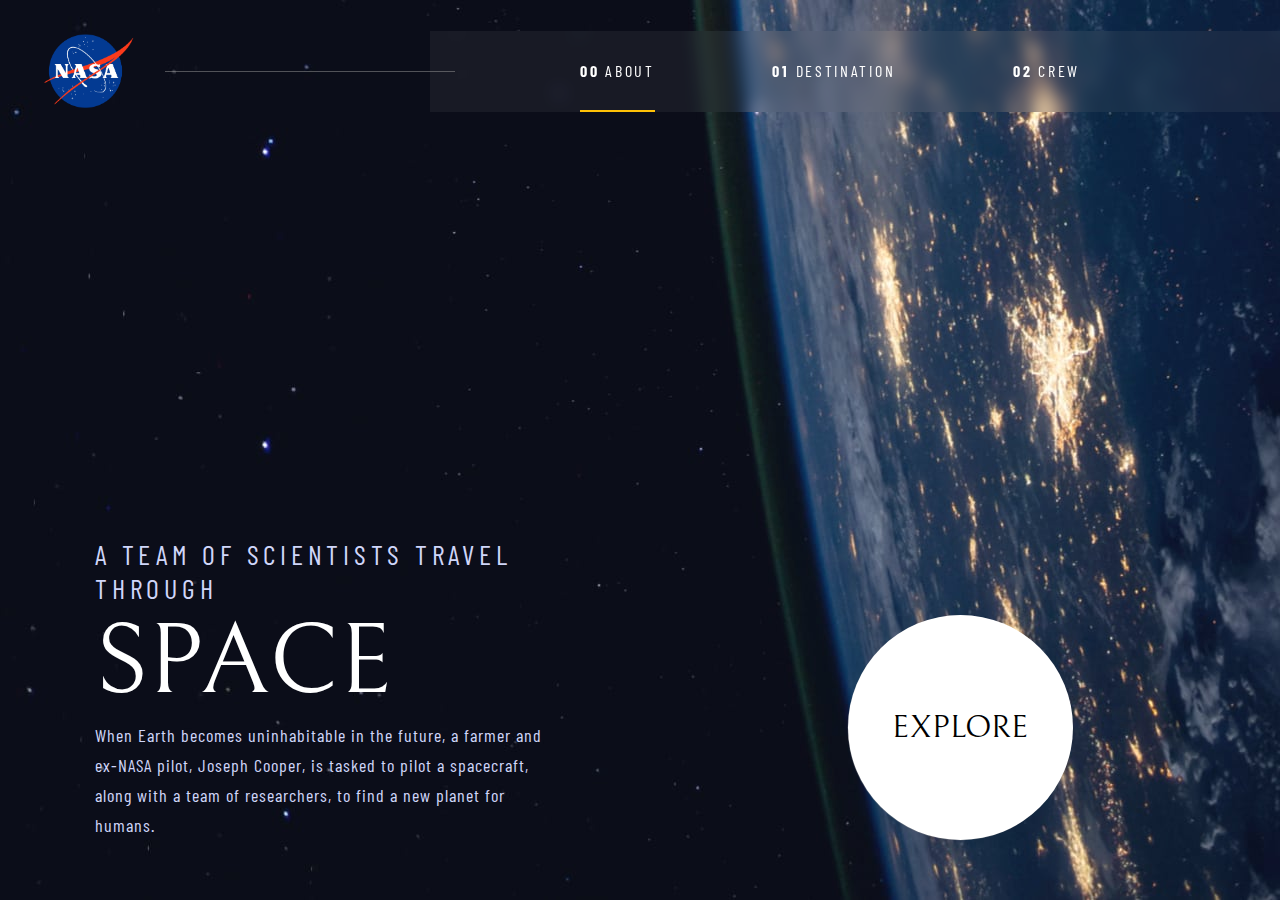
<file: index.html>
<!DOCTYPE html>
<html lang="en">

<head>
    <meta charset="UTF-8">
    <meta http-equiv="X-UA-Compatible" content="IE=edge">
    <meta name="viewport" content="width=device-width, initial-scale=1.0">
    <link rel="icon" type="image/png" sizes="32x32" href="images/planet-with-a-ring.png">
    <link rel="preconnect" href="https://fonts.googleapis.com">
    <link rel="preconnect" href="https://fonts.gstatic.com" crossorigin>
    <link href="https://fonts.googleapis.com/css2?family=Barlow+Condensed&family=Bellefair&display=swap"
        rel="stylesheet">
    <link rel="stylesheet" type="text/css" href="css/styles.css">
    <link rel="stylesheet" type="text/css" href="./css/home.css">
    <title>Interstellar</title>
</head>

<body>
    <header>
        <a href="index.html">
            <img src="images/NASA_logo.svg.png" id="logo" style="width:100px;">
        </a>
        <div id="hr"></div>
        <nav id="navbar-main">
            <ul>
                <li>
                    <a href="index.html" class="nav-text active">
                        <span>00</span> ABOUT
                    </a>
                </li>
                <li>
                    <a href="./destination.html" class="nav-text">
                        <span>01</span> DESTINATION
                    </a>
                </li>
                <li>
                    <a href="./crew.html" class="nav-text">
                        <span>02</span> CREW
                    </a>
                </li>
            </ul>
        </nav>
        <button id="nav-toggle">
            <img src="images/icon-hamburger.svg">
        </button>
    </header>
    <main>
        <section class="grid-cell">
            <h5 class="heading-5">A TEAM OF SCIENTISTS TRAVEL THROUGH</h5>
            <h1 class="heading-1">SPACE</h1>
            <p class="body-text">
                When Earth becomes uninhabitable in the future, a farmer and ex-NASA pilot, Joseph Cooper, is tasked to
                pilot a spacecraft, along with a team of researchers, to find a new planet for humans.
            </p>
        </section>
        <button id="explore-btn">
            <a href="./destination.html">
                <h4 class="heading-4">EXPLORE</h4>
            </a>
        </button>
    </main>
    <script type="module" src="./js/home.js"></script>
</body>

</html>
</file>
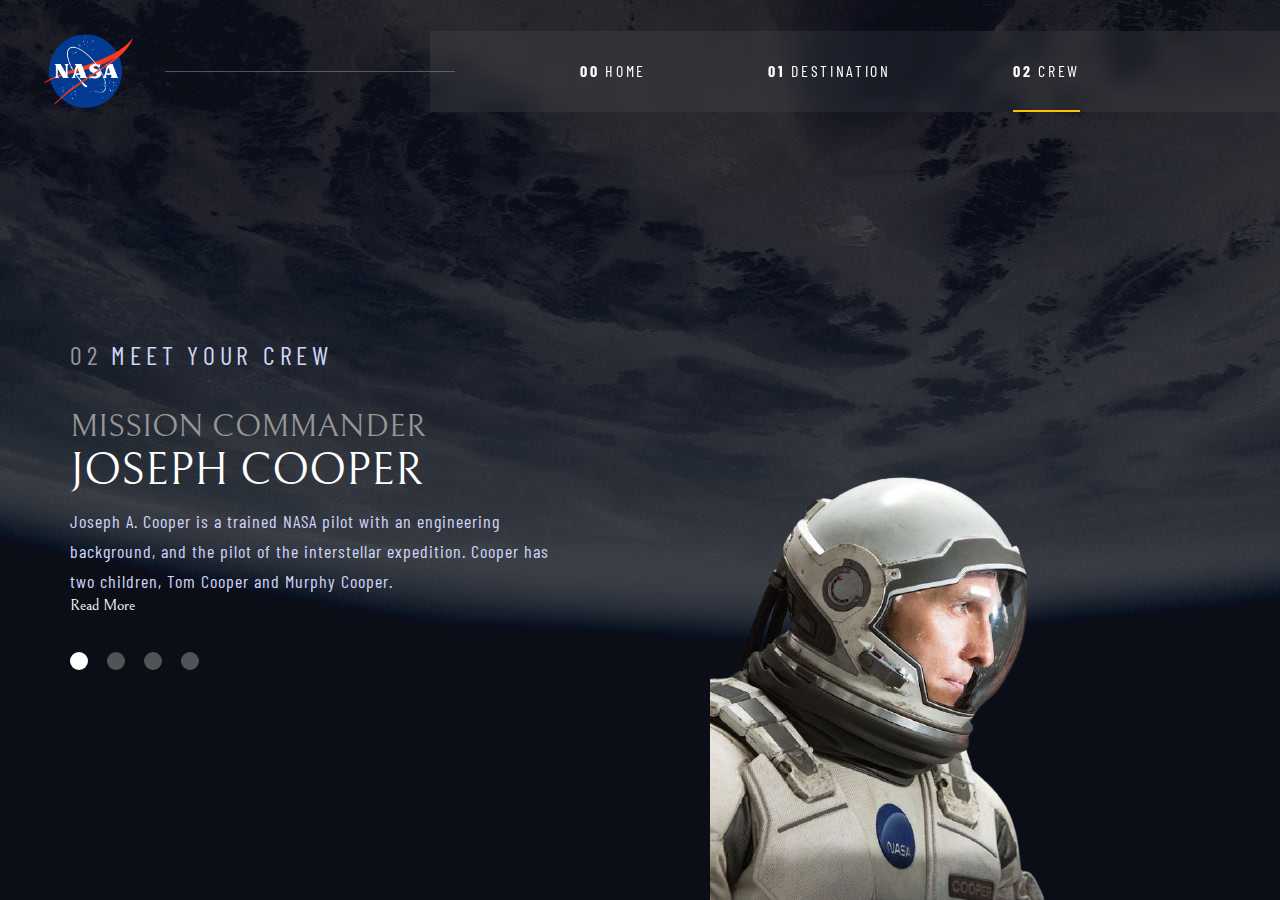
<file: crew.html>
<!DOCTYPE html>
<html lang="en">

<head>
   <meta charset="UTF-8">
   <meta http-equiv="X-UA-Compatible" content="IE=edge">
   <meta name="viewport" content="width=device-width, initial-scale=1.0">
   <link rel="icon" type="image/png" sizes="32x32" href="images/planet-with-a-ring.png">
   <link rel="preconnect" href="https://fonts.googleapis.com">
   <link rel="preconnect" href="https://fonts.gstatic.com" crossorigin>
   <link href="https://fonts.googleapis.com/css2?family=Barlow+Condensed&family=Bellefair&display=swap"
      rel="stylesheet">
   <link rel="stylesheet" href="css/styles.css">
   <link rel="stylesheet" type="text/css" href="css/crew.css">
   <title>Interstellar</title>
</head>

<body>
   <header>
      <a href="./index.html">
         <img src="images/NASA_logo.svg.png" id="logo" style="width:100px;">
      </a>
      <div id="hr"></div>
      <nav id="navbar-main">
         <ul>
            <li>
               <a href="./index.html" class="nav-text">
                  <span>00</span> HOME
               </a>
            </li>
            <li>
               <a href="./destination.html" class="nav-text">
                  <span>01</span> DESTINATION
               </a>
            </li>
            <li>
               <a href="./crew.html" class="nav-text active">
                  <span>02</span> CREW
               </a>
            </li>
         </ul>
      </nav>
      <button id="nav-toggle">
         <img src="images/icon-hamburger.svg">
      </button>
   </header>
   <main>
      <div class="grid-cell">
         <h5 class="heading-5">
            <span>02</span> MEET YOUR CREW
         </h5>
         <div>
            <h4 class="heading-4">MISSION COMMANDER</h4>
            <h3 class="heading-3">JOSEPH COOPER</h3>
            <p class="body-text">
               Joseph A. Cooper is a trained NASA pilot with an engineering background, and the pilot of the
               interstellar expedition. Cooper has two children, Tom Cooper and Murphy Cooper.
            </p>
            <a href="https://interstellarfilm.fandom.com/wiki/">Read More</a>
         </div>
         <nav>
            <ul id="crew-nav-btns">
               <li>
                  <button class="crew-nav-btn active"></button>
               </li>
               <li>
                  <button class="crew-nav-btn"></button>
               </li>
               <li>
                  <button class="crew-nav-btn"></button>
               </li>
               <li>
                  <button class="crew-nav-btn"></button>
               </li>
            </ul>
         </nav>
      </div>
      <img src="images/cooper-removebg-preview.png" id="crew-img">
   </main>
   <script type="module" src="./js/crew.js"></script>
</body>

</html>
</file>
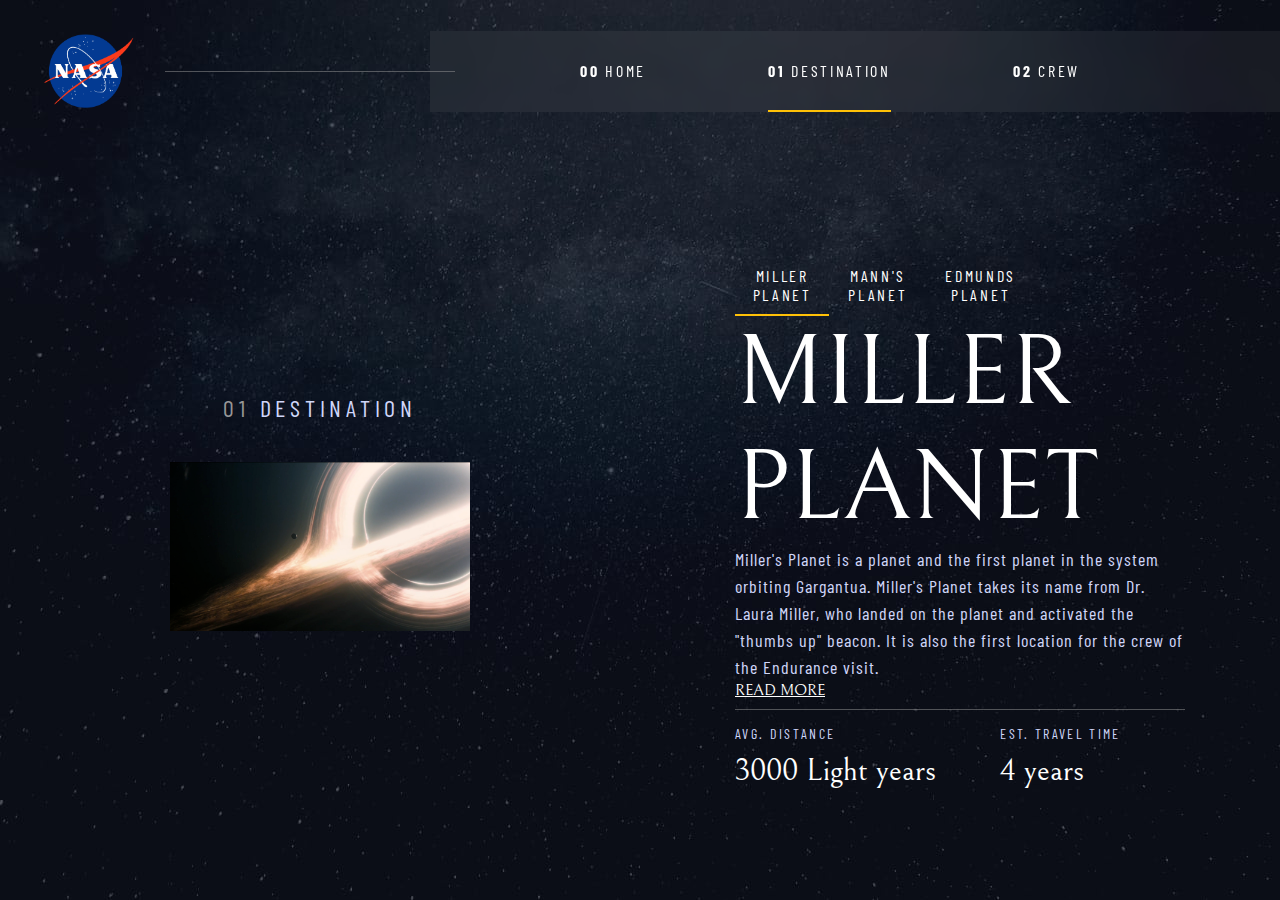
<file: destination.html>
<!DOCTYPE html>
<html lang="en">

<head>
   <meta charset="UTF-8">
   <meta http-equiv="X-UA-Compatible" content="IE=edge">
   <meta name="viewport" content="width=device-width, initial-scale=1.0">
   <link rel="icon" type="image/png" sizes="32x32" href="images/planet-with-a-ring.png">
   <link rel="preconnect" href="https://fonts.googleapis.com">
   <link rel="preconnect" href="https://fonts.gstatic.com" crossorigin>
   <link href="https://fonts.googleapis.com/css2?family=Barlow+Condensed&family=Bellefair&display=swap"
      rel="stylesheet">
   <link rel="stylesheet" type="text/css" href="css/styles.css">
   <link rel="stylesheet" type="text/css" href="css/destination.css">
   <title>Interstellar</title>
</head>

<body>
   <header>
      <a href="./index.html">
         <img src="./images/NASA_logo.svg.png" id="logo" style="width:100px;">
      </a>
      <div id="hr"></div>
      <nav id="navbar-main">
         <ul>
            <li>
               <a href="./index.html" class="nav-text">
                  <span>00</span> HOME
               </a>
            </li>
            <li>
               <a href="./destination.html" class="nav-text active">
                  <span>01</span> DESTINATION
               </a>
            </li>
            <li>
               <a href="./crew.html" class="nav-text">
                  <span>02</span> CREW
               </a>
            </li>
         </ul>
      </nav>
      <button id="nav-toggle">
         <img src="images/icon-hamburger.svg">
      </button>
   </header>
   <main>
      <section class="grid-cell first">
         <h5 class="heading-5">
            <span>01</span> DESTINATION
         </h5>
         <img src="./images/Black_hole.png" style="width:300px;">
      </section>
      <section class="grid-cell second">
         <nav id="navbar-secondary">
            <ul>
               <li>
                  <button class="nav-text active">MILLER PLANET</button>
               </li>
               <li>
                  <button class="nav-text">MANN'S PLANET</button>
               </li>
               <li>
                  <button class="nav-text">EDMUNDS PLANET</button>
               </li>
            </ul>
         </nav>
         <h1 class="heading-1">MILLER PLANET</h1>
         <p class="body-text">
            Miller's Planet is a planet and the first planet in the system orbiting Gargantua. Miller's Planet takes its
            name from Dr. Laura Miller, who landed on the planet and activated the "thumbs up" beacon. It is also the
            first location for the crew of the Endurance visit.
         </p>
            <a href="https://interstellarfilm.fandom.com/wiki/Category:Planets" style="text-decoration: underline;">READ MORE</a>
         <div id="numerical-info">
            <div>
               <h6 class="subheading-2">AVG. DISTANCE</h6>
               <h4 class="heading-4" id="distance">3000 Light years</h4>
            </div>
            <div>
               <h6 class="subheading-2">EST. TRAVEL TIME</h6>
               <h4 class="heading-4" id="travel-time">4 years</h4>
            </div>
         </div>
      </section>
   </main>
   <script type="module" src="./js/destination.js"></script>
</body>

</html>
</file>
<file: css/styles.css>
* {
   margin: 0;
   padding: 0;
   border: 0;
}



body {
   font-family: "Bellefair", sans-serif;
   height: 100vh;
   background-size: cover;
   background-position: center;
   color: white;
   display: flex;
   flex-direction: column;
}

a {
   color: inherit;
   text-decoration: none;
}

a:visited {
   color: inherit;
}



h1,
h2,
h3,
h4,
h5,
h6 {
   font-weight: normal;
}



button.nav-text,
li a.nav-text {
   font-family: "Barlow Condensed";
   font-size: 16px;
   letter-spacing: 2.7px;
   display: block;
   border-bottom: 2px solid transparent;
   transition: 0.25s;
}

button.nav-text:hover,
li a.nav-text:hover {
   border-bottom: 2px solid #ffc107;
}

button.nav-text.active,
li a.nav-text.active {
   border-bottom: 2px solid #ffc107;
}

li a.nav-text span {
   font-weight: bold;
}

h1.heading-1 {
   font-family: "Bellefair";
   font-size: 100px;
}

h2.heading-2 {
   font-family: "Bellefair";
   font-size: 100px;
}

h3.heading-3 {
   font-family: "Bellefair";
   font-size: 56px;
}

h4.heading-4 {
   font-family: "Bellefair";
   font-size: 32px;
}

h5.heading-5 {
   font-family: "Barlow Condensed";
   font-size: 28px;
   letter-spacing: 4.75px;
   color: #d0d6f9 ;
}

h6.subheading-1 {
   font-family: "Bellefair";
   font-size: 28px;
}

h6.subheading-2 {
   font-family: "Barlow Condensed";
   font-size: 14px;
   letter-spacing: 2.35px;
   color: #d0d6f9
}

p.body-text {
   font-family: "Barlow Condensed";
   font-size: 18px;
   color: #d0d6f9;
   line-height: 30px;
   letter-spacing: 1px;
}



header {
   display: flex;
   align-items: center;
   justify-content: space-between;
   margin: 30px 0 0 40px;
}

header #logo {
   display: block;
   transition: 0.25s ease-in;
}

header #logo:hover {
   transform: scale(0.9);
}

header #hr {
   background-color: rgba(151, 151, 151, 0.5);
   min-width: 1px;
   height: 1px;
   flex-grow: 1;
   transform: translateX(25px);
   position: relative;
   z-index: 1;
}

#navbar-main {
   padding-left: 150px;
   padding-right: 200px;
   position: relative;
   background-color: rgba(151, 151, 151, 0.1);
   backdrop-filter: blur(8px);
}

#navbar-main ul {
   list-style-type: none;
   display: flex;
   width: 500px;
   justify-content: space-between;
}

#navbar-main ul li a.nav-text {
   padding: 30px 0;
}
.navbar-toggler{
   background-color:white;
}
.nav-link{
   color:white!important;
}


header #nav-toggle {
   background: none;
   display: none;
   cursor: pointer;
   position: relative;
   z-index: 2;
}

header #nav-toggle img {
   display: block;
}

@media only screen and (max-width: 1200px) {
   header {
      margin-top: 10px;
   }
   #navbar-main {
      padding-left: 75px;
      padding-right: 100px;
   }
}

@media only screen and (max-width: 1000px) {
   header {
      margin-top: 0;
      margin-bottom: 20px;
   }
   #navbar-main {
      padding: 0 50px;
   }
   li a.nav-text span {
      display: none;
   }
}

@media only screen and (max-width: 850px) {
   header #hr {
      display: none;
   }
   #navbar-main {
      padding: 0 30px;
   }
   #navbar-main ul {
      width: 400px;
   }
}

@media only screen and (max-width: 650px) {
   header {
      margin-left: 25px;
   }
   #navbar-main {
      padding: 0 24px;
   }
   #navbar-main ul li a.nav-text {
      padding: 24px 0;
   }
}

@media only screen and (max-width: 550px) {
   header {
      margin: 20px 25px;
   }
   header #logo {
      width: 42px;
   }
   #navbar-main {
      height: 100vh;
      position: fixed;
      top: 0;
      right: 0;
      z-index: 1;
      padding: 0;
      width: 254px;
      padding: 30px;
      box-sizing: border-box;
      transform: translateX(100%);
      transition: 0.25s ease;
      backdrop-filter: blur(16px);
   }
   #navbar-main.show {
      transform: translateX(0%);
   }
   #navbar-main ul {
      flex-direction: column;
      width: auto;
      margin-top: 90px;
   }
   #navbar-main ul li {
      opacity: 0;
   }
   #navbar-main ul li.fadeIn {
      animation: 0.3s fadeIn forwards;
   }
   #navbar-main ul li:nth-of-type(1) {
      animation-delay: 0.2s;
   }
   #navbar-main ul li:nth-of-type(2) {
      animation-delay: 0.3s;
   }
   #navbar-main ul li:nth-of-type(3) {
      animation-delay: 0.4s;
   }
   @keyframes fadeIn {
      0% {
         transform: translateX(40px);
         opacity: 0;
      } 100% {
         transform: translateX(0px);
         opacity: 1;
      }
   }
   #navbar-main ul li a.nav-text {
      padding: 15px 0;
      border-bottom: none !important;
   }
   li a.nav-text span {
      display: inline;
   }
   header #nav-toggle {
      display: block;
   }
}



main {
   display: grid;
   grid-template-columns: 1fr 1fr;
   flex-grow: 1;
   min-height: 0;
}

main .grid-cell {
   width: 450px;
}
</file>
<file: css/home.css>
body {
   background-image: url("../images/background-home-desktop.jpg");
}

main .grid-cell {
   align-self: flex-end;
   justify-self: center;
   margin: 125px 0;
}

main #explore-btn {
   align-self: flex-end;
   justify-self: center;
   aspect-ratio: 1;
   width: 275px;
   border-radius: 100%;
   position: relative;
   cursor: pointer;
   margin: 125px 0;
   transition: 0.25s ease-out;
   background-color: #fff;
}

main #explore-btn:after {
   content: "";
   display: block;
   position: absolute;
   top: 50%;
   left: 50%;
   transform: translate(-50%, -50%);
   background-color: rgba(151, 151, 151, 0.35);
   aspect-ratio: 1;
   width: 100%;
   border-radius: 100%;
   z-index: -1;
   transition: 0.25s ease-out;
}

main #explore-btn:hover:after {
   width: calc(100% + 30%);
}

main #explore-btn a {
   display: block;
   height: 100%;
   display: flex;
   justify-content: center;
   align-items: center;
   pointer-events: none;
}

main #explore-btn.animate {
   animation: 0.75s rotate linear forwards;
}

@keyframes rotate {
   0% {
      transform: rotateY(0deg) translateY(0px);
      opacity: 1;
   }
   100% {
      transform: rotateY(720deg) translateY(-50px);
      opacity: 0;
   }
}

@media only screen and (max-width: 1400px) {
   main .grid-cell {
      margin: 0 0 60px 0;
   }
   main #explore-btn {
      margin: 0 0 60px 0;
      width: 225px;
   }
}

@media only screen and (max-width: 1200px) {
   main .grid-cell {
      justify-self: flex-end;
   }
}

@media only screen and (max-width: 1000px) {
   body {
      background-image: url("../images/background-home-tablet.jpg");
   }
   main {
      grid-template-columns: 1fr;
      grid-template-rows: 1fr 1fr;
   }
   main .grid-cell {
      justify-self: center;
      margin: 0;
   }
   main .grid-cell > * {
      text-align: center;
   }
   main #explore-btn {
      margin: 0;
      align-self: center;
   }
}

@media only screen and (max-width: 850px) {
   main .grid-cell {
      width: 400px;
   }
   h5.heading-5 {
      font-size: 22px;
   }
   h1.heading-1 {
      font-size: 125px;
   }
   p.body-text {
      line-height: 25px;
      font-size: 16px;
   }
}

@media only screen and (max-width: 550px) {
   body {
      background-image: url("../images/background-home-mobile.jpg");
   }
   main .grid-cell {
      width: 380px;
      align-self: center;
   }
   h5.heading-5 {
      font-size: 22px;
      margin-bottom: 20px;
   }
   h1.heading-1 {
      font-size: 125px;
      margin-bottom: 20px;
   }
   p.body-text {
      line-height: 25px;
      font-size: 16px;
   }
   main #explore-btn {
      width: 200px;
   }
}

@media only screen and (max-width: 450px) {
   main .grid-cell {
      width: 350px;
   }
   h5.heading-5 {
      font-size: 18px;
      margin-bottom: 10px;
      letter-spacing: 3px;
   }
   h1.heading-1 {
      font-size: 100px;
      margin-bottom: 10px;
   }
   p.body-text {
      line-height: 25px;
      font-size: 16px;
   }
   main #explore-btn {
      width: 180px;
   }
   main #explore-btn h4.heading-4 {
      font-size: 25px;
   }
}

@media only screen and (max-width: 380px) {
   main .grid-cell {
      width: 290px;
   }
   h5.heading-5 {
      font-size: 16px;
      margin-bottom: 10px;
   }
   h1.heading-1 {
      font-size: 80px;
      margin-bottom: 10px;
   }
   p.body-text {
      line-height: 25px;
      font-size: 16px;
   }
   main #explore-btn {
      width: 150px;
   }
   main #explore-btn h4.heading-4 {
      font-size: 22px;
   }
}
</file>
<file: css/crew.css>
body {
   background-image: url("../images/background-crew-desktop.jpg");
   overflow-y: hidden;
}

main .grid-cell {
   justify-self: center;
   align-self: center;
   display: flex;
   flex-direction: column;
   width: 500px;
   height: 60%;
   justify-content: space-between;
}

main .grid-cell h5.heading-5 span {
   color: #979797;
}

main .grid-cell div h4.heading-4 {
   color: #979797;
}

main .grid-cell div p.body-text {
   margin-top: 20px;
}

main .grid-cell #crew-nav-btns {
   list-style-type: none;
}

main .grid-cell #crew-nav-btns li {
   display: inline-block;
   margin-right: 15px;
}

main .grid-cell #crew-nav-btns li .crew-nav-btn {
   aspect-ratio: 1;
   width: 18px;
   background-color: rgba(151, 151, 151, 0.5);
   border-radius: 100%;
   cursor: pointer;
   display: block;
}

main .grid-cell #crew-nav-btns li .crew-nav-btn:hover {
   background-color: rgba(151, 151, 151, 0.85);
}

main .grid-cell #crew-nav-btns li .crew-nav-btn.active {
   background-color: #fff;
}

main #crew-img {
   align-self: flex-end;
   justify-self: center;
}

@media only screen and (max-width: 1500px) {
   main .grid-cell {
      height: 335px;
   }
   main .grid-cell h5.heading-5 {
      font-size: 26px;
   }
   main .grid-cell div h3.heading-3 {
      font-size: 45px;
   }
   main .grid-cell div p.body-text {
      margin-top: 10px;
   }
}

@media only screen and (max-width: 1500px) and (max-height: 750px) {
   main #crew-img {
      height: 475px;
   }
}

@media only screen and (max-width: 1250px) {
   main .grid-cell {
      justify-self: flex-end;
   }
}

@media only screen and (max-width: 1200px) {
   main .grid-cell {
      height: 325px;
      width: 460px;
   }
   main .grid-cell h5.heading-5 {
      font-size: 22px;
      letter-spacing: 3px;
   }
   main .grid-cell div h4.heading-4 {
      font-size: 26px;
   }
   main .grid-cell div h3.heading-3 {
      font-size: 38px;
   }
   main .grid-cell div p.body-text {
      margin-top: 8px;
   }
   main #crew-img {
      height: 450px;
   }
}

@media only screen and (max-width: 1000px) {
   main .grid-cell {
      height: 325px;
      width: 400px;
   }
   main .grid-cell h5.heading-5 {
      font-size: 20px;
      letter-spacing: 3px;
   }
   main .grid-cell div h4.heading-4 {
      font-size: 24px;
   }
   main .grid-cell div h3.heading-3 {
      font-size: 35px;
   }
   main .grid-cell div p.body-text {
      margin-top: 7px;
      font-size: 16px;
      line-height: 25px;
   }
   main #crew-img {
      height: 400px;
   }
}

@media only screen and (max-width: 950px) {
   body {
      background-image: url("../images/background-crew-tablet.jpg");
   }
   main {
      grid-template-columns: 1fr;
      grid-template-rows: 1fr 1fr;
   }
   main .grid-cell {
      align-items: center;
      text-align: center;
      justify-self: stretch;
      width: auto;
      padding-left: 30px;
   }
   main .grid-cell h5.heading-5 {
      align-self: flex-start;
   }
   main .grid-cell div {
      width: 440px;
   }
   main .grid-cell div h3.heading-3 {
      margin-top: 10px;
      font-size: 40px;
   }
   main .grid-cell #crew-nav-btns li .crew-nav-btn {
      width: 10px;
   }
}

@media only screen and (max-width: 675px) {
   main .grid-cell h5.heading-5 {
      font-size: 18px;
   }
   main .grid-cell div h4.heading-4 {
      font-size: 22px;
   }
   main .grid-cell div h3.heading-3 {
      font-size: 36px;
      margin-top: 8px;
   }
   main .grid-cell div p.body-text {
      font-size: 15px;
   }
   main #crew-img {
      height: 360px;
   }
}

@media only screen and (max-width: 625px) {
   body {
      background-image: url("../images/background-crew-mobile.jpg");
   }
   main {
      padding: 0 30px;
      position: relative;
   }
   main .grid-cell {
      grid-row-start: 2;
      box-sizing: border-box;
      border-top: 1px solid rgba(151, 151, 151, 0.5);
      padding: 0;
      flex-direction: column-reverse;
      justify-content: flex-end;
      align-self: flex-start;
      height: 250px;
      padding-top: 10px;
   }
   main .grid-cell h5.heading-5 {
      position: absolute;
      top: 0;
      left: 50%;
      transform: translateX(-50%);
   }
   main .grid-cell div {
      margin-top: 30px;
   }
   main #crew-img {
      grid-row-start: 1;
      height: 325px;
   }
}

@media only screen and (max-width: 510px) {
   main .grid-cell div {
      width: 100%;
   }
   main .grid-cell div h4.heading-4 {
      font-size: 16px;
   }
   main .grid-cell div h3.heading-3 {
      font-size: 24px;
   }
   main #crew-img {
      height: 300px;
   }
}

@media only screen and (max-width: 450px) {
   main #crew-img {
      height: 250px;
   }
}
</file>
<file: css/destination.css>
body {
   background-image: url("../images/background-destination-desktop.jpg");
}

main .grid-cell {
   align-self: center;
   justify-self: center;
}
h1 .heading-1{
   font-size:120px!important
}
main .grid-cell.first {
   display: flex;
   flex-direction: column;
   align-items: center;
}

main .grid-cell.first h5.heading-5 {
   margin-top: 20px;
   margin-bottom: 70px;
}

main .grid-cell.first h5.heading-5 span {
   color: #979797;
}

main .grid-cell.first img {
   margin-top: 30px;
}

main .grid-cell.second {
   padding-top:2rem;
   width: 500px;
}

main .grid-cell.second #navbar-secondary ul {
   display: flex;
   width: 300px;
   justify-content: space-between;
   list-style-type: none;
}

main .grid-cell.second #navbar-secondary ul li button.nav-text {
   cursor: pointer;
   background: none;
   color: #fff;
   padding: 10px 0;
}

main .grid-cell.second p.body-text {
   min-height: 120px;
}

main .grid-cell.second #numerical-info {
   display: flex;
   margin-top: 50px;
   padding-top: 35px;
   border-top: 1px solid rgba(151, 151, 151, 0.5);
}

main .grid-cell.second #numerical-info div {
   flex-grow: 1;
}

main .grid-cell.second #numerical-info div h6.subheading-2 {
   margin-bottom: 10px;
}

@media only screen and (max-width: 1500px) {
   main .grid-cell.first h5.heading-5 {
      margin-top: 10px;
      margin-bottom: 25px;
   }
   main .grid-cell.first img {
      width: 400px;
   }
}

@media only screen and (max-width: 1300px) {
   main .grid-cell.first h5.heading-5 {
      font-size: 24px;
      margin-top: 10px;
      margin-bottom: 10px;
   }
   main .grid-cell.first img {
      width: 320px;
   }
   main .grid-cell.second {
      width: 450px;
   }
   main .grid-cell.second h1.heading-1 {
      font-size: 100px;
   }
   main .grid-cell.second #numerical-info {
      margin-top: 10px;
      padding-top: 15px;
   }
   main .grid-cell.second p.body-text {
      line-height: 27px;
   }
}

@media only screen and (max-width: 1200px) {
   h1.heading-1{
      text-align: center;
   }
   main .grid-cell.first h5.heading-5 {
      font-size: 20px;
      margin-top: 10px;
      margin-bottom: 10px;
   }
   main .grid-cell.first img {
      width: 300px;
   }
   main .grid-cell.second {
      width: 400px;
   }
   main .grid-cell.second h1.heading-1 {
      font-size: 110px;
   }
   main .grid-cell.second #numerical-info {
      margin-top: 10px;
      padding-top: 10px;
   }
   main .grid-cell.second p.body-text {
      line-height: 25px;
      font-size: 16px;
   }
   main .grid-cell.second #numerical-info div h6.subheading-2 {
      font-size: 13px;
   }
   main .grid-cell.second #numerical-info div h4.heading-4 {
      font-size: 28px;
   }
}

@media only screen and (max-width: 1000px) {
   h1.heading-1{
      text-align: center;
   }
   main {
      grid-template-columns: 1fr;
      grid-template-rows: 1fr 1fr;
   }
   main .grid-cell,
   main .grid-cell.second {
      align-self: stretch;
      width: 100%;
      box-sizing: border-box;
   }
   main .grid-cell.first {
      justify-content: space-around;
      padding-left: 30px;
   }
   main .grid-cell.first h5.heading-5 {
      align-self: flex-start;
   }
   main .grid-cell.first img {
      margin: 0;
   }
   main .grid-cell.second {
      display: flex;
      flex-direction: column;
      align-items: center;
      justify-content: space-around;
      padding: 0px 75px 35px 75px;
      box-sizing: border-box;
   }
   main .grid-cell.second h1.heading-1 {
      font-size: 90px;
   }
   main .grid-cell.second p.body-text {
      text-align: center;
      max-width: 700px;
      min-height: 100px;
   }
   main .grid-cell.second #numerical-info {
      align-self: stretch;
      justify-content: space-around;
      margin-top: 10px;
      padding-top: 20px;
   }
   main .grid-cell.second #numerical-info div {
      flex-grow: 0;
      display: flex;
      flex-direction: column;
      align-items: center;
   }
}

@media only screen and (max-width: 650px) {
   h1.heading-1{
      text-align: center;
   }
   main .grid-cell.first {
      padding-left: 40px;
   }
   main .grid-cell.first h5.heading-5 {
      font-size: 18px;
   }
   main .grid-cell.first img {
      width: 275px;
   }
   main .grid-cell.second h1.heading-1 {
      font-size: 75px;
   }
   main .grid-cell.second p.body-text {
      text-align: center;
      max-width: 700px;
   }
   main .grid-cell.second #numerical-info div h6.subheading-2 {
      font-size: 12px;
   }
   main .grid-cell.second #numerical-info div h4.heading-4 {
      font-size: 25px;
   }
}

@media only screen and (max-width: 550px) {
   h1.heading-1{
      text-align: center;
   }
   body {
      background-image: url("../images/background-destination-mobile.jpg");
   }
   main .grid-cell.first {
      padding: 0;
   }
   main .grid-cell.first h5.heading-5 {
      align-self: center;
      letter-spacing: 3px;
   }
   main .grid-cell.first img {
      width: 190px;
   }
   main .grid-cell.second {
      padding: 10px 50px 35px 50px;
   }
   main .grid-cell.second #navbar-secondary ul {
      width: 275px;
      margin-bottom: 10px;
   }
   main .grid-cell.second #numerical-info {
      flex-direction: column;
      height: 175px;
      margin-top: 25px;
   }
}


@media only screen and (max-width: 417px) {
   main .grid-cell.second p.body-text {
      min-height: 125px;
   }
}

@media only screen and (max-width: 450px) {
   main .grid-cell.first img {
      width: 170px;
   }
   main .grid-cell.second {
      padding: 10px 30px 30px 30px;
   }
}

@media only screen and (max-width: 400px) {
   main .grid-cell.second #navbar-secondary ul {
      width: 240px;
      margin-bottom: 10px;
   }
   main .grid-cell.second #navbar-secondary ul li button.nav-text {
      padding: 8px 0;
      font-size: 14px;
   }
   main .grid-cell.second h1.heading-1 {
      font-size: 56px;
   }
   main .grid-cell.second #numerical-info {
      height: 150px;
   }
}

@media only screen and (max-width: 343px) {
   main .grid-cell.second p.body-text {
      min-height: 150px;
   }
}
</file>
